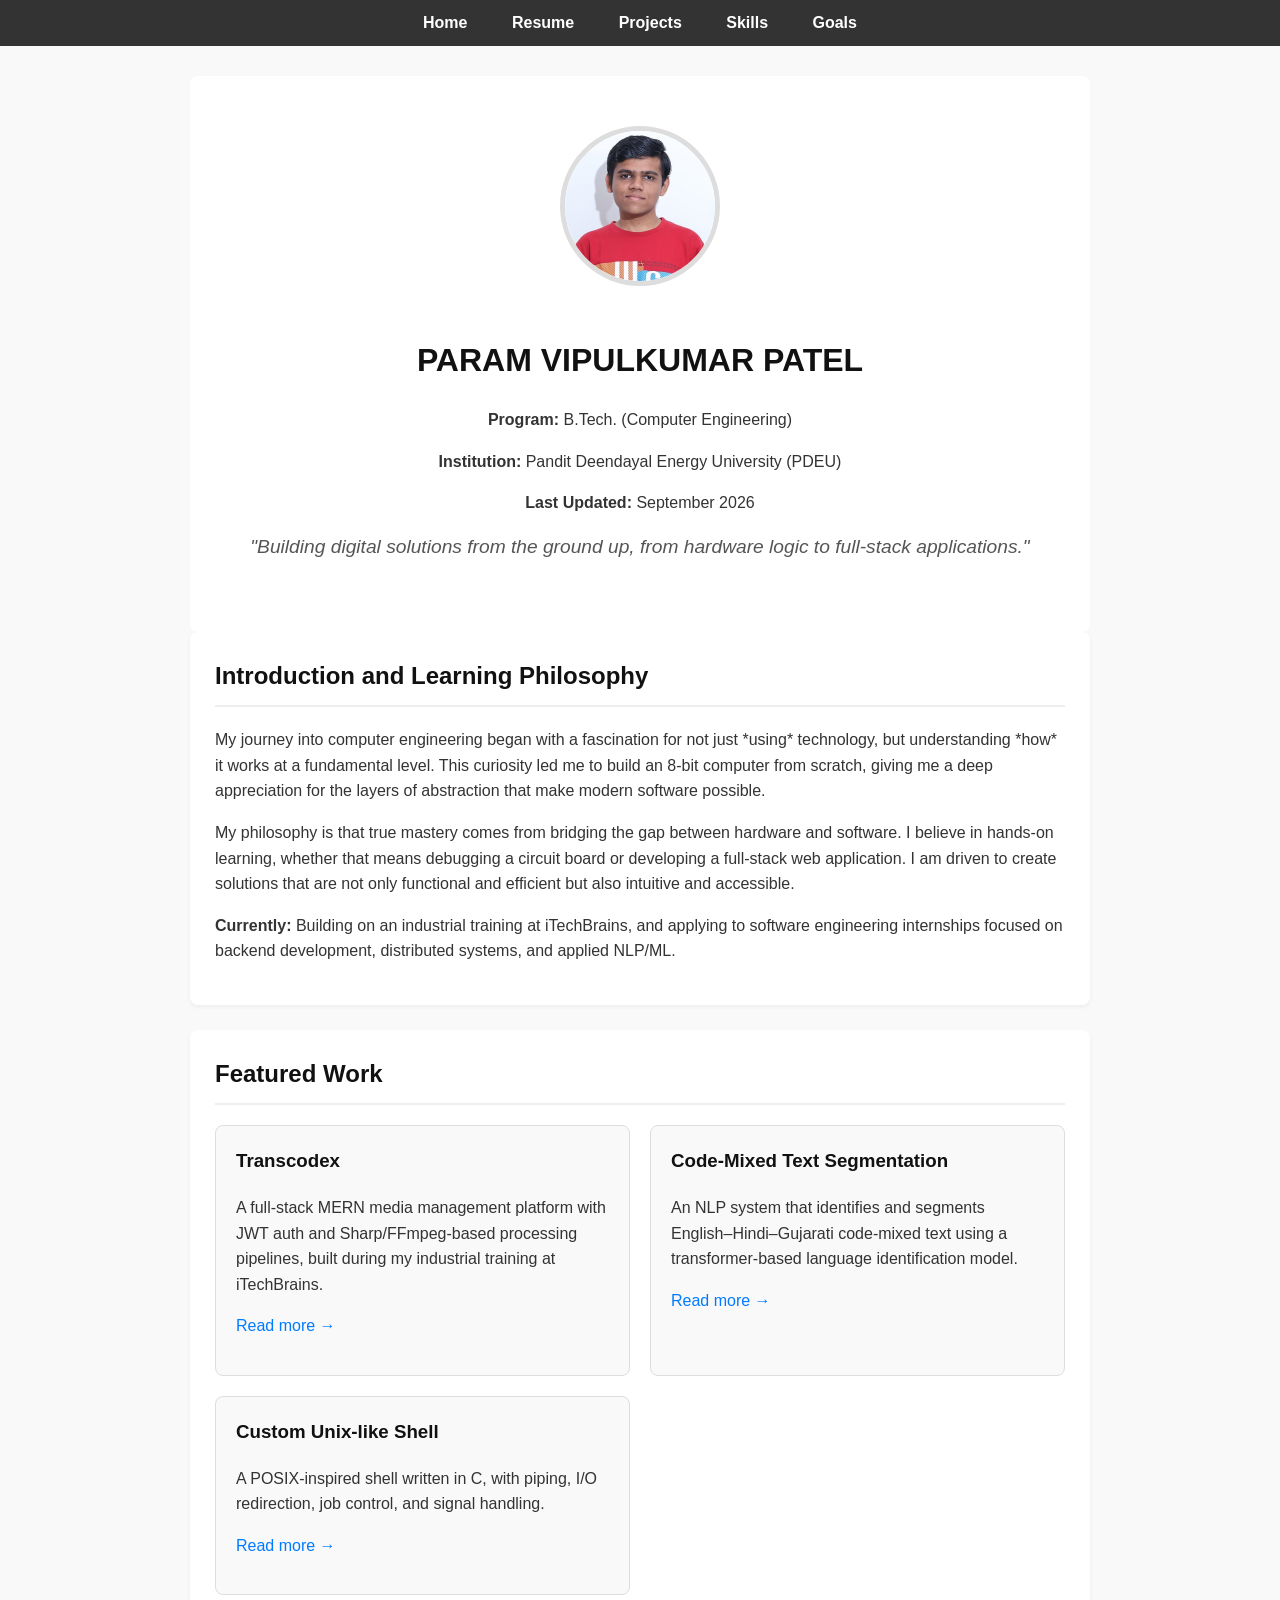
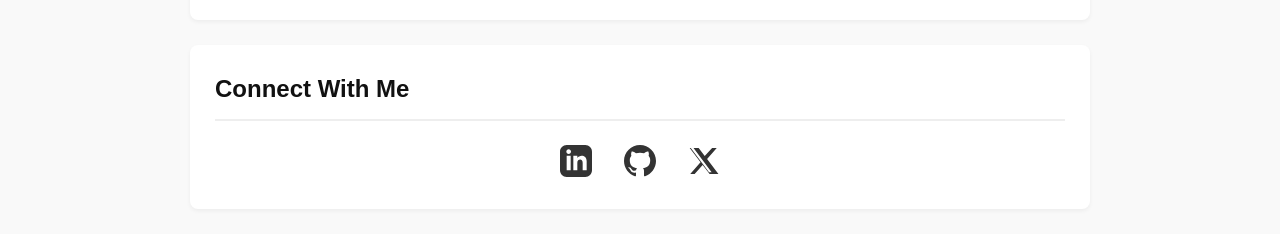
<file: index.html>
<!DOCTYPE html>
<html lang="en">
<head>
    <meta charset="UTF-8">
    <meta name="viewport" content="width=device-width, initial-scale-1.0">
    <title>Param Patel - Portfolio</title>
    <link rel="stylesheet" href="style.css">
</head>
<body>
    
    <nav>
        <ul>
            <li><a href="index.html">Home</a></li>
            <li><a href="resume.html">Resume</a></li>
            <li><a href="projects.html">Projects</a></li>
            <li><a href="skills.html">Skills</a></li>
            <li><a href="reflections.html">Goals</a></li>
        </ul>
    </nav>

    <div class="container">

        <header class="cover-header">
            
            <img src="./Param_Photo.jpg" alt="Param Patel" class="profile-photo">
            
            <h1>PARAM VIPULKUMAR PATEL</h1>
            <p><strong>Program:</strong> B.Tech. (Computer Engineering)</p>
            <p><strong>Institution:</strong> Pandit Deendayal Energy University (PDEU)</p>
            <p><strong>Last Updated:</strong> September 2026</p>
            <p class="tagline">
                "Building digital solutions from the ground up, from hardware logic to full-stack applications."
            </p>
        </header>

        <section class="page-section">
            <h2>Introduction and Learning Philosophy</h2>
            <p>My journey into computer engineering began with a fascination for not just *using* technology, but understanding *how* it works at a fundamental level. This curiosity led me to build an 8-bit computer from scratch, giving me a deep appreciation for the layers of abstraction that make modern software possible.</p>
            <p>My philosophy is that true mastery comes from bridging the gap between hardware and software. I believe in hands-on learning, whether that means debugging a circuit board or developing a full-stack web application. I am driven to create solutions that are not only functional and efficient but also intuitive and accessible.</p>
            <p><strong>Currently:</strong> Building on an industrial training at iTechBrains, and applying to software engineering internships focused on backend development, distributed systems, and applied NLP/ML.</p>
        </section>

        <section class="page-section">
            <h2>Featured Work</h2>
            <div class="card-container">
                <div class="card">
                    <h3>Transcodex</h3>
                    <p>A full-stack MERN media management platform with JWT auth and Sharp/FFmpeg-based processing pipelines, built during my industrial training at iTechBrains.</p>
                    <p><a href="projects.html#transcodex">Read more &rarr;</a></p>
                </div>
                <div class="card">
                    <h3>Code-Mixed Text Segmentation</h3>
                    <p>An NLP system that identifies and segments English–Hindi–Gujarati code-mixed text using a transformer-based language identification model.</p>
                    <p><a href="projects.html#code-mixed-nlp">Read more &rarr;</a></p>
                </div>
                <div class="card">
                    <h3>Custom Unix-like Shell</h3>
                    <p>A POSIX-inspired shell written in C, with piping, I/O redirection, job control, and signal handling.</p>
                    <p><a href="projects.html#custom-shell">Read more &rarr;</a></p>
                </div>
            </div>
        </section>

        <section class="page-section">
            <h2>Connect With Me</h2>
            <div class="socials-container">
                
                <a href="https://www.linkedin.com/in/param-patel-913148295/" class="social-link" target="_blank" aria-label="LinkedIn Profile">
                    <span class="visually-hidden">LinkedIn</span>
                    <svg xmlns="http://www.w3.org/2000/svg" width="24" height="24" viewBox="0 0 24 24"><path d="M19 0h-14c-2.761 0-5 2.239-5 5v14c0 2.761 2.239 5 5 5h14c2.762 0 5-2.239 5-5v-14c0-2.761-2.238-5-5-5zm-11 19h-3v-11h3v11zm-1.5-12.268c-.966 0-1.75-.79-1.75-1.764s.784-1.764 1.75-1.764 1.75.79 1.75 1.764-.783 1.764-1.75 1.764zm13.5 12.268h-3v-5.604c0-3.368-4-3.113-4 0v5.604h-3v-11h3v1.765c1.396-2.586 7-2.777 7 2.476v6.759z"/></svg>
                </a>
                
                <a href="https://github.com/PVP1414" class="social-link" target="_blank" aria-label="GitHub Profile">
                    <span class="visually-hidden">GitHub</span>
                    <svg xmlns="http://www.w3.org/2000/svg" width="24" height="24" viewBox="0 0 24 24"><path d="M12 0c-6.626 0-12 5.373-12 12 0 5.302 3.438 9.8 8.207 11.387.599.111.793-.261.793-.577v-2.234c-3.338.726-4.033-1.416-4.033-1.416-.546-1.387-1.333-1.756-1.333-1.756-1.089-.745.083-.729.083-.729 1.205.084 1.839 1.237 1.839 1.237 1.07 1.834 2.807 1.304 3.492.997.108-.775.418-1.305.762-1.604-2.665-.305-5.467-1.334-5.467-5.931 0-1.311.469-2.381 1.236-3.221-.124-.303-.535-1.524.117-3.176 0 0 1.008-.322 3.301 1.23.957-.266 1.983-.399 3.003-.404 1.02.005 2.047.138 3.006.404 2.291-1.552 3.297-1.23 3.297-1.23.653 1.653.242 2.874.118 3.176.77.84 1.235 1.91 1.235 3.221 0 4.609-2.807 5.624-5.479 5.921.43.372.823 1.102.823 2.222v3.293c0 .319.192.694.801.576 4.765-1.589 8.199-6.086 8.199-11.386 0-6.627-5.373-12-12-12z"/></svg>
                </a>

                <a href="https://x.com/pvp1732?s=08" class="social-link" target="_blank" aria-label="X.com (Twitter) Profile">
                    <span class="visually-hidden">X.com</span>
                    <svg xmlns="http://www.w3.org/2000/svg" width="24" height="24" viewBox="0 0 24 24"><path d="M18.244 2.25h3.308l-7.227 8.26 8.502 11.24h-6.617l-5.214-6.817-6.02 6.817h-3.308l7.731-8.777-8.129-10.723h6.723l4.554 6.03 5.518-6.03zm-2.474 18.25h1.969l-13.6-18.25h-2.068l13.699 18.25z"/></svg>
                </a>

            </div>
        </section>

    </div>

</body>
</html>
</file>
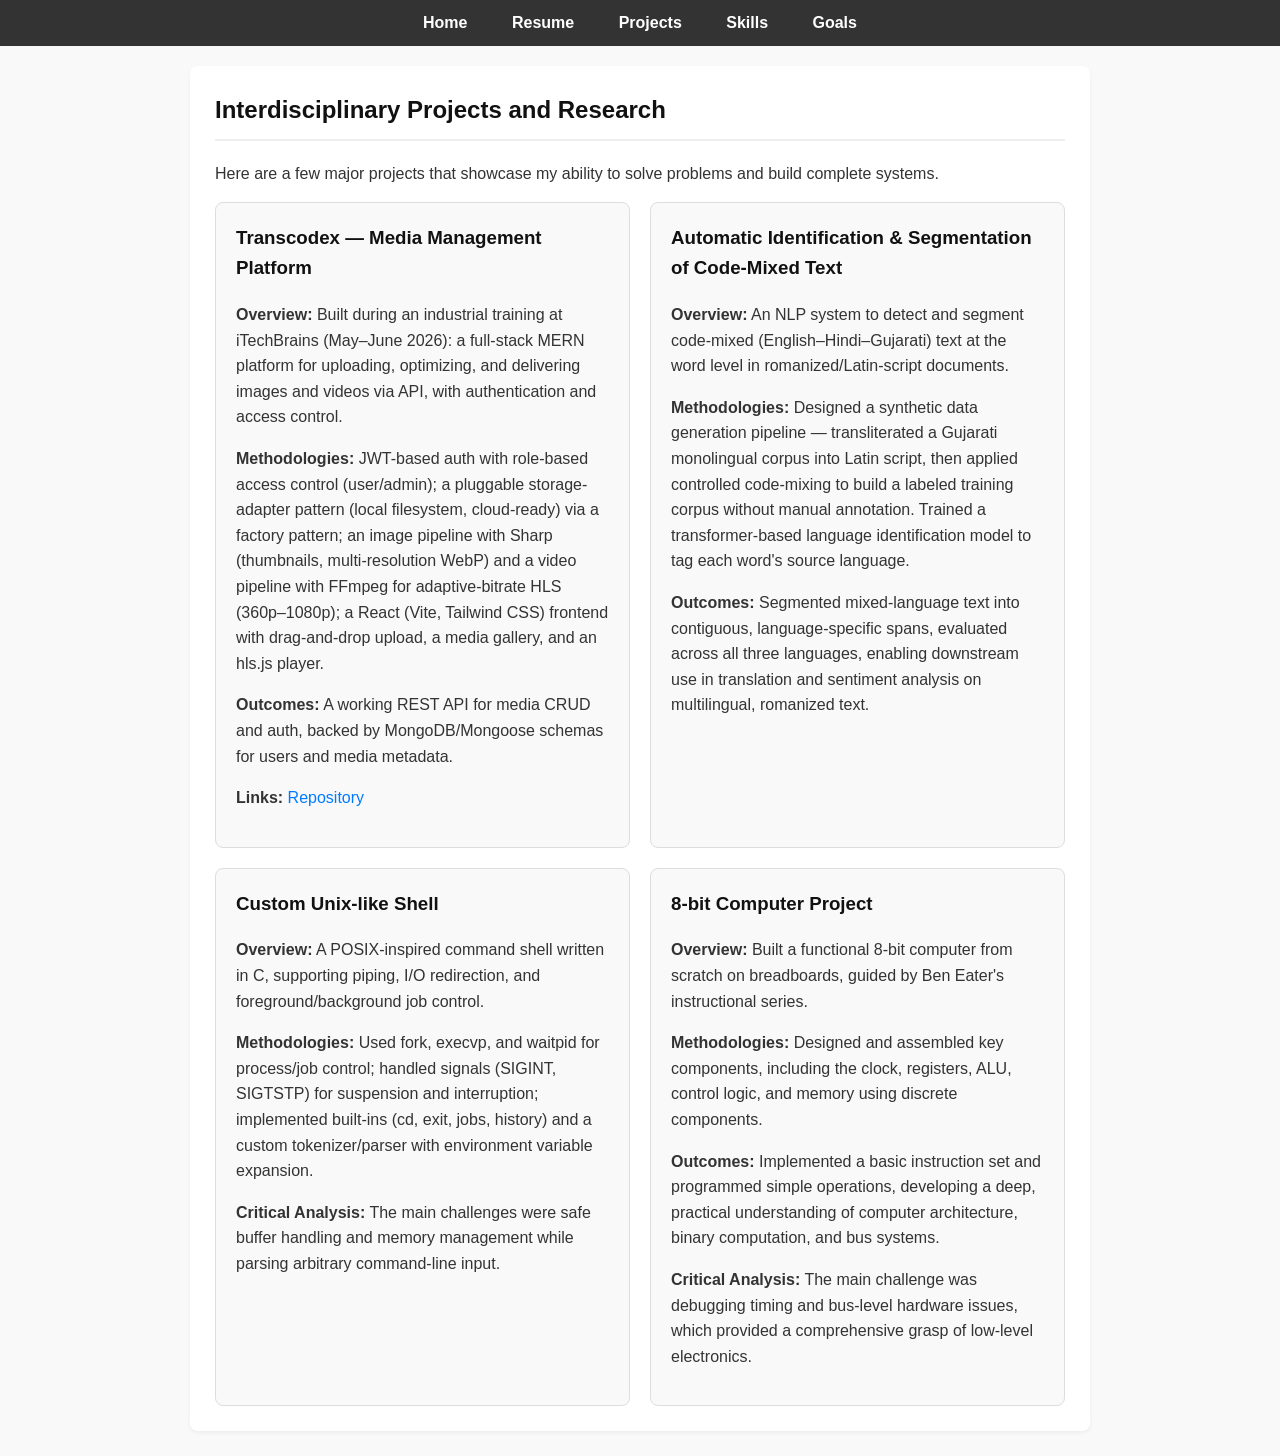
<file: projects.html>
<!DOCTYPE html>
<html lang="en">
<head>
    <meta charset="UTF-8">
    <meta name="viewport" content="width=device-width, initial-scale=1.0">
    <title>Projects - Param Patel</title>
    <link rel="stylesheet" href="style.css">
</head>
<body>
    
    <nav>
        <ul>
            <li><a href="index.html">Home</a></li>
            <li><a href="resume.html">Resume</a></li>
            <li><a href="projects.html">Projects</a></li>
            <li><a href="skills.html">Skills</a></li>
            <li><a href="reflections.html">Goals</a></li>
        </ul>
    </nav>

    <div class="container">
        
        <section class="page-section">
            <h2>Interdisciplinary Projects and Research</h2>
            <p>Here are a few major projects that showcase my ability to solve problems and build complete systems.</p>

            <div class="card-container">

                <div class="card" id="transcodex">
                    <h3>Transcodex — Media Management Platform</h3>
                    <p><strong>Overview:</strong> Built during an industrial training at iTechBrains (May–June 2026): a full-stack MERN platform for uploading, optimizing, and delivering images and videos via API, with authentication and access control.</p>
                    <p><strong>Methodologies:</strong> JWT-based auth with role-based access control (user/admin); a pluggable storage-adapter pattern (local filesystem, cloud-ready) via a factory pattern; an image pipeline with Sharp (thumbnails, multi-resolution WebP) and a video pipeline with FFmpeg for adaptive-bitrate HLS (360p–1080p); a React (Vite, Tailwind CSS) frontend with drag-and-drop upload, a media gallery, and an hls.js player.</p>
                    <p><strong>Outcomes:</strong> A working REST API for media CRUD and auth, backed by MongoDB/Mongoose schemas for users and media metadata.</p>
                    <p><strong>Links:</strong> <a href="https://github.com/PVP1414/Transcodex" target="_blank">Repository</a></p>
                </div>

                <div class="card" id="code-mixed-nlp">
                    <h3>Automatic Identification & Segmentation of Code-Mixed Text</h3>
                    <p><strong>Overview:</strong> An NLP system to detect and segment code-mixed (English–Hindi–Gujarati) text at the word level in romanized/Latin-script documents.</p>
                    <p><strong>Methodologies:</strong> Designed a synthetic data generation pipeline — transliterated a Gujarati monolingual corpus into Latin script, then applied controlled code-mixing to build a labeled training corpus without manual annotation. Trained a transformer-based language identification model to tag each word's source language.</p>
                    <p><strong>Outcomes:</strong> Segmented mixed-language text into contiguous, language-specific spans, evaluated across all three languages, enabling downstream use in translation and sentiment analysis on multilingual, romanized text.</p>
                </div>

                <div class="card" id="custom-shell">
                    <h3>Custom Unix-like Shell</h3>
                    <p><strong>Overview:</strong> A POSIX-inspired command shell written in C, supporting piping, I/O redirection, and foreground/background job control.</p>
                    <p><strong>Methodologies:</strong> Used fork, execvp, and waitpid for process/job control; handled signals (SIGINT, SIGTSTP) for suspension and interruption; implemented built-ins (cd, exit, jobs, history) and a custom tokenizer/parser with environment variable expansion.</p>
                    <p><strong>Critical Analysis:</strong> The main challenges were safe buffer handling and memory management while parsing arbitrary command-line input.</p>
                </div>

                <div class="card" id="eight-bit-computer">
                    <h3>8-bit Computer Project</h3>
                    <p><strong>Overview:</strong> Built a functional 8-bit computer from scratch on breadboards, guided by Ben Eater's instructional series.</p>
                    <p><strong>Methodologies:</strong> Designed and assembled key components, including the clock, registers, ALU, control logic, and memory using discrete components.</p>
                    <p><strong>Outcomes:</strong> Implemented a basic instruction set and programmed simple operations, developing a deep, practical understanding of computer architecture, binary computation, and bus systems.</p>
                    <p><strong>Critical Analysis:</strong> The main challenge was debugging timing and bus-level hardware issues, which provided a comprehensive grasp of low-level electronics.</p>
                </div>

            </div>
        </section>

    </div>

</body>
</html>
</file>
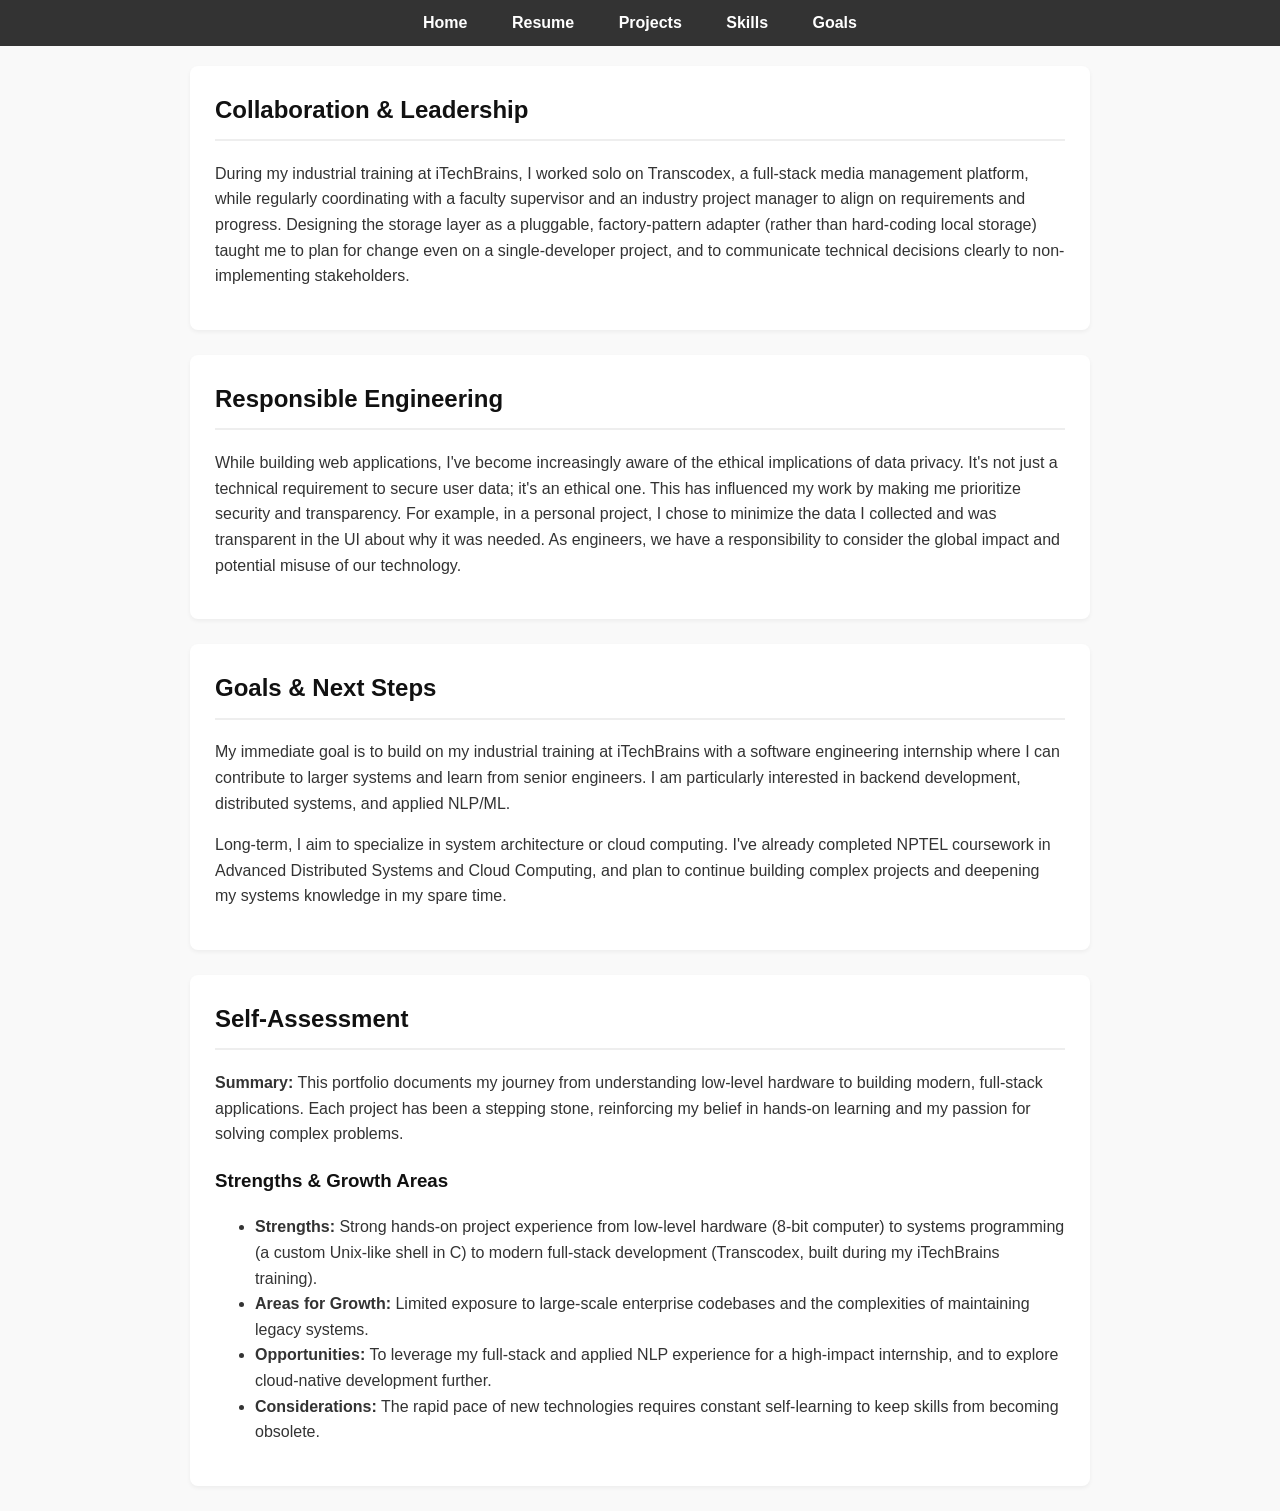
<file: reflections.html>
<!DOCTYPE html>
<html lang="en">
<head>
    <meta charset="UTF-8">
    <meta name="viewport" content="width=device-width, initial-scale=1.0">
    <title>Goals - Param Patel</title>
    <link rel="stylesheet" href="style.css">
</head>
<body>
    
    <nav>
        <ul>
            <li><a href="index.html">Home</a></li>
            <li><a href="resume.html">Resume</a></li>
            <li><a href="projects.html">Projects</a></li>
            <li><a href="skills.html">Skills</a></li>
            <li><a href="reflections.html">Goals</a></li>
        </ul>
    </nav>

    <div class="container">

        <section class="page-section">
            <h2>Collaboration & Leadership</h2>
            <p>During my industrial training at iTechBrains, I worked solo on Transcodex, a full-stack media management platform, while regularly coordinating with a faculty supervisor and an industry project manager to align on requirements and progress. Designing the storage layer as a pluggable, factory-pattern adapter (rather than hard-coding local storage) taught me to plan for change even on a single-developer project, and to communicate technical decisions clearly to non-implementing stakeholders.</p>
        </section>

        <section class="page-section">
            <h2>Responsible Engineering</h2>
            <p>While building web applications, I've become increasingly aware of the ethical implications of data privacy. It's not just a technical requirement to secure user data; it's an ethical one. This has influenced my work by making me prioritize security and transparency. For example, in a personal project, I chose to minimize the data I collected and was transparent in the UI about why it was needed. As engineers, we have a responsibility to consider the global impact and potential misuse of our technology.</p>
        </section>
        
        <section class="page-section">
            <h2>Goals & Next Steps</h2>
            <p>My immediate goal is to build on my industrial training at iTechBrains with a software engineering internship where I can contribute to larger systems and learn from senior engineers. I am particularly interested in backend development, distributed systems, and applied NLP/ML.</p>
            <p>Long-term, I aim to specialize in system architecture or cloud computing. I've already completed NPTEL coursework in Advanced Distributed Systems and Cloud Computing, and plan to continue building complex projects and deepening my systems knowledge in my spare time.</p>
        </section>

        <section class="page-section">
            <h2>Self-Assessment</h2>
            <p><strong>Summary:</strong> This portfolio documents my journey from understanding low-level hardware to building modern, full-stack applications. Each project has been a stepping stone, reinforcing my belief in hands-on learning and my passion for solving complex problems.</p>
            
            <h3>Strengths & Growth Areas</h3>
            <ul>
                <li><strong>Strengths:</strong> Strong hands-on project experience from low-level hardware (8-bit computer) to systems programming (a custom Unix-like shell in C) to modern full-stack development (Transcodex, built during my iTechBrains training).</li>
                <li><strong>Areas for Growth:</strong> Limited exposure to large-scale enterprise codebases and the complexities of maintaining legacy systems.</li>
                <li><strong>Opportunities:</strong> To leverage my full-stack and applied NLP experience for a high-impact internship, and to explore cloud-native development further.</li>
                <li><strong>Considerations:</strong> The rapid pace of new technologies requires constant self-learning to keep skills from becoming obsolete.</li>
            </ul>
        </section>

    </div>

</body>
</html>
</file>
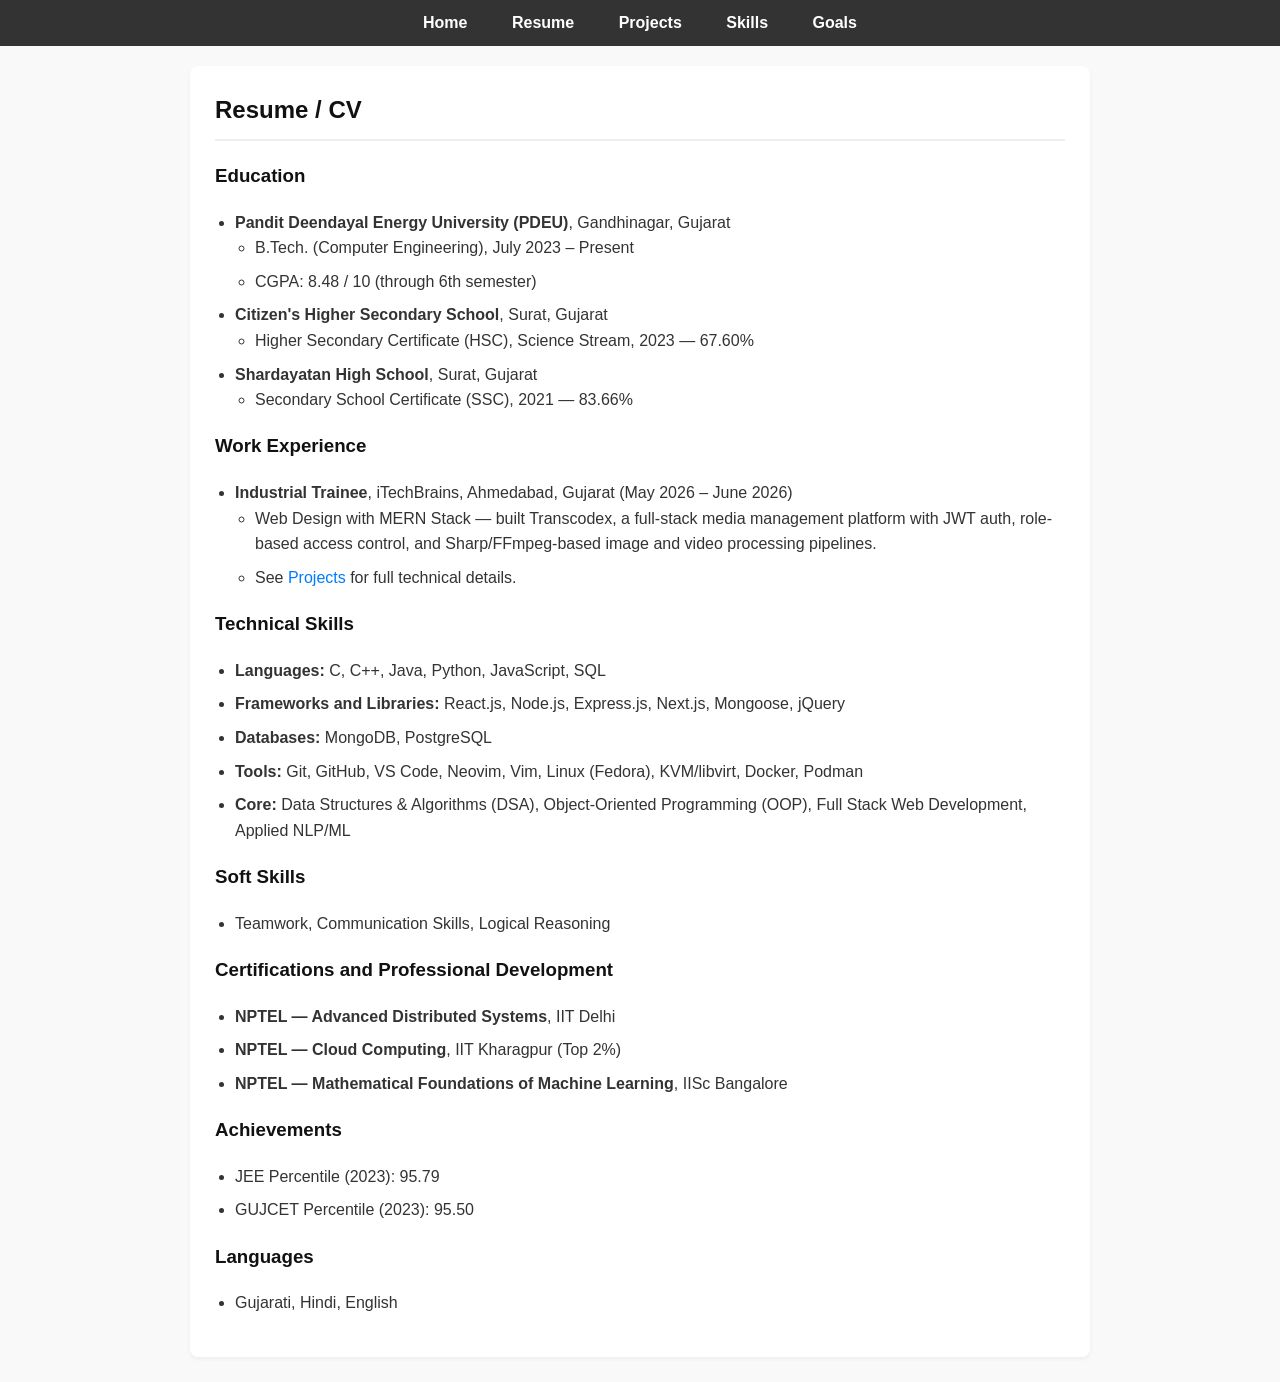
<file: resume.html>
<!DOCTYPE html>
<html lang="en">
<head>
    <meta charset="UTF-8">
    <meta name="viewport" content="width=device-width, initial-scale=1.0">
    <title>Resume - Param Patel</title>
    <link rel="stylesheet" href="style.css">
</head>
<body>
    
    <nav>
        <ul>
            <li><a href="index.html">Home</a></li>
            <li><a href="resume.html">Resume</a></li>
            <li><a href="projects.html">Projects</a></li>
            <li><a href="skills.html">Skills</a></li>
            <li><a href="reflections.html">Goals</a></li>
        </ul>
    </nav>

    <div class="container">
        
        <section class="page-section resume-section">
            <h2>Resume / CV</h2>
            
            <h3>Education</h3>
            <ul>
                <li><strong>Pandit Deendayal Energy University (PDEU)</strong>, Gandhinagar, Gujarat
                    <ul>
                        <li>B.Tech. (Computer Engineering), July 2023 – Present</li>
                        <li>CGPA: 8.48 / 10 (through 6th semester)</li>
                    </ul>
                </li>
                <li><strong>Citizen's Higher Secondary School</strong>, Surat, Gujarat
                    <ul>
                        <li>Higher Secondary Certificate (HSC), Science Stream, 2023 — 67.60%</li>
                    </ul>
                </li>
                <li><strong>Shardayatan High School</strong>, Surat, Gujarat
                    <ul>
                        <li>Secondary School Certificate (SSC), 2021 — 83.66%</li>
                    </ul>
                </li>
            </ul>

            <h3>Work Experience</h3>
            <ul>
                <li><strong>Industrial Trainee</strong>, iTechBrains, Ahmedabad, Gujarat (May 2026 – June 2026)
                    <ul>
                        <li>Web Design with MERN Stack — built Transcodex, a full-stack media management platform with JWT auth, role-based access control, and Sharp/FFmpeg-based image and video processing pipelines.</li>
                        <li>See <a href="projects.html#transcodex">Projects</a> for full technical details.</li>
                    </ul>
                </li>
            </ul>

            <h3>Technical Skills</h3>
            <ul>
                <li><strong>Languages:</strong> C, C++, Java, Python, JavaScript, SQL</li>
                <li><strong>Frameworks and Libraries:</strong> React.js, Node.js, Express.js, Next.js, Mongoose, jQuery</li>
                <li><strong>Databases:</strong> MongoDB, PostgreSQL</li>
                <li><strong>Tools:</strong> Git, GitHub, VS Code, Neovim, Vim, Linux (Fedora), KVM/libvirt, Docker, Podman</li>
                <li><strong>Core:</strong> Data Structures & Algorithms (DSA), Object-Oriented Programming (OOP), Full Stack Web Development, Applied NLP/ML</li>
            </ul>

            <h3>Soft Skills</h3>
            <ul>
                <li>Teamwork, Communication Skills, Logical Reasoning</li>
            </ul>
            
            <h3>Certifications and Professional Development</h3>
            <ul>
                <li><strong>NPTEL — Advanced Distributed Systems</strong>, IIT Delhi</li>
                <li><strong>NPTEL — Cloud Computing</strong>, IIT Kharagpur (Top 2%)</li>
                <li><strong>NPTEL — Mathematical Foundations of Machine Learning</strong>, IISc Bangalore</li>
            </ul>
            
            <h3>Achievements</h3>
            <ul>
                <li>JEE Percentile (2023): 95.79</li>
                <li>GUJCET Percentile (2023): 95.50</li>
            </ul>

            <h3>Languages</h3>
            <ul>
                <li>Gujarati, Hindi, English</li>
            </ul>

        </section>

    </div>

</body>
</html>
</file>
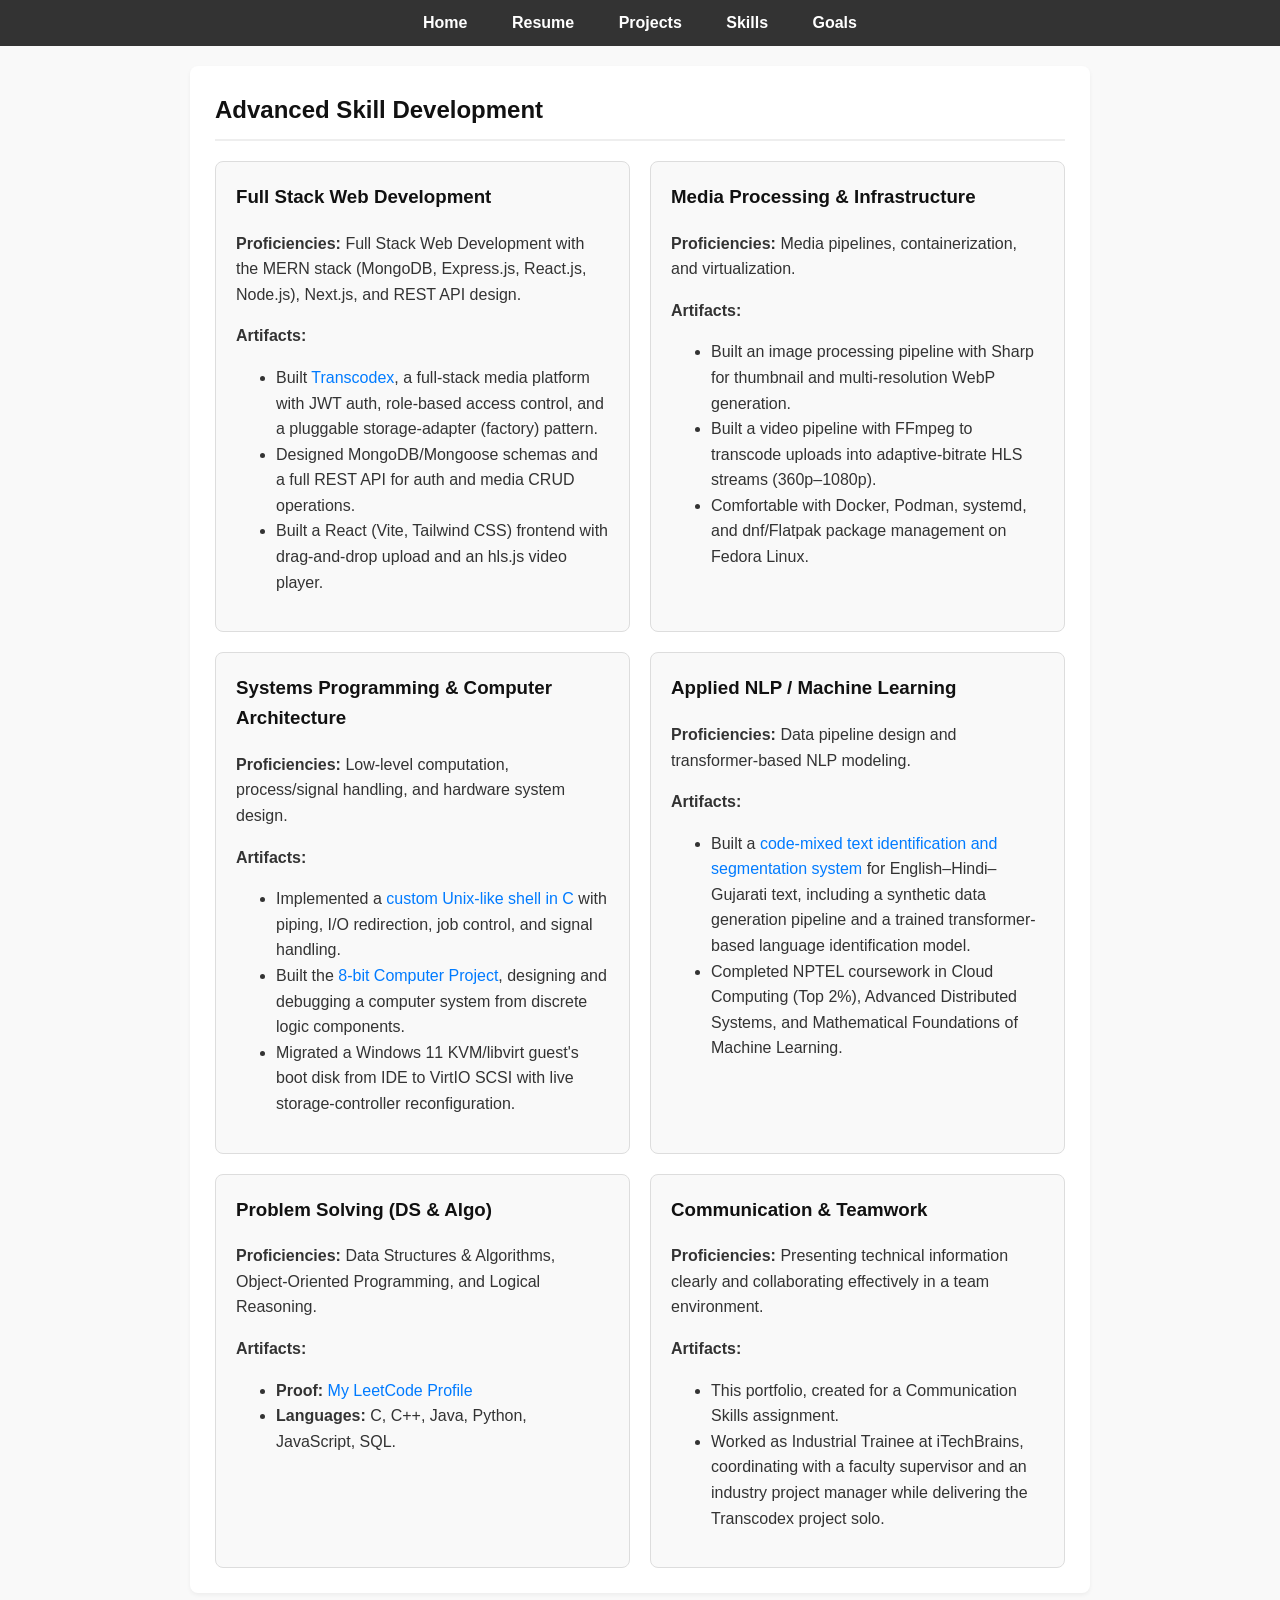
<file: skills.html>
<!DOCTYPE html>
<html lang="en">
<head>
    <meta charset="UTF-8">
    <meta name="viewport" content="width=device-width, initial-scale=1.0">
    <title>Skills - Param Patel</title>
    <link rel="stylesheet" href="style.css">
</head>
<body>
    
    <nav>
        <ul>
            <li><a href="index.html">Home</a></li>
            <li><a href="resume.html">Resume</a></li>
            <li><a href="projects.html">Projects</a></li>
            <li><a href="skills.html">Skills</a></li>
            <li><a href="reflections.html">Goals</a></li>
        </ul>
    </nav>

    <div class="container">
        
        <section class="page-section">
            <h2>Advanced Skill Development</h2>
            
            <div class="card-container">

                <div class="card">
                    <h3>Full Stack Web Development</h3>
                    <p><strong>Proficiencies:</strong> Full Stack Web Development with the MERN stack (MongoDB, Express.js, React.js, Node.js), Next.js, and REST API design.</p>
                    <p><strong>Artifacts:</strong>
                        <ul>
                            <li>Built <a href="projects.html">Transcodex</a>, a full-stack media platform with JWT auth, role-based access control, and a pluggable storage-adapter (factory) pattern.</li>
                            <li>Designed MongoDB/Mongoose schemas and a full REST API for auth and media CRUD operations.</li>
                            <li>Built a React (Vite, Tailwind CSS) frontend with drag-and-drop upload and an hls.js video player.</li>
                        </ul>
                    </p>
                </div>

                <div class="card">
                    <h3>Media Processing & Infrastructure</h3>
                    <p><strong>Proficiencies:</strong> Media pipelines, containerization, and virtualization.</p>
                    <p><strong>Artifacts:</strong>
                        <ul>
                            <li>Built an image processing pipeline with Sharp for thumbnail and multi-resolution WebP generation.</li>
                            <li>Built a video pipeline with FFmpeg to transcode uploads into adaptive-bitrate HLS streams (360p&ndash;1080p).</li>
                            <li>Comfortable with Docker, Podman, systemd, and dnf/Flatpak package management on Fedora Linux.</li>
                        </ul>
                    </p>
                </div>

                <div class="card">
                    <h3>Systems Programming & Computer Architecture</h3>
                    <p><strong>Proficiencies:</strong> Low-level computation, process/signal handling, and hardware system design.</p>
                    <p><strong>Artifacts:</strong>
                        <ul>
                            <li>Implemented a <a href="projects.html">custom Unix-like shell in C</a> with piping, I/O redirection, job control, and signal handling.</li>
                            <li>Built the <a href="projects.html">8-bit Computer Project</a>, designing and debugging a computer system from discrete logic components.</li>
                            <li>Migrated a Windows 11 KVM/libvirt guest's boot disk from IDE to VirtIO SCSI with live storage-controller reconfiguration.</li>
                        </ul>
                    </p>
                </div>

                <div class="card">
                    <h3>Applied NLP / Machine Learning</h3>
                    <p><strong>Proficiencies:</strong> Data pipeline design and transformer-based NLP modeling.</p>
                    <p><strong>Artifacts:</strong>
                        <ul>
                            <li>Built a <a href="projects.html">code-mixed text identification and segmentation system</a> for English&ndash;Hindi&ndash;Gujarati text, including a synthetic data generation pipeline and a trained transformer-based language identification model.</li>
                            <li>Completed NPTEL coursework in Cloud Computing (Top 2%), Advanced Distributed Systems, and Mathematical Foundations of Machine Learning.</li>
                        </ul>
                    </p>
                </div>

                <div class="card">
                    <h3>Problem Solving (DS & Algo)</h3>
                    <p><strong>Proficiencies:</strong> Data Structures & Algorithms, Object-Oriented Programming, and Logical Reasoning.</p>
                    <p><strong>Artifacts:</strong>
                        <ul>
                            <li><strong>Proof:</strong> <a href="https://leetcode.com/u/pvp2646/" target="_blank">My LeetCode Profile</a></li>
                            <li><strong>Languages:</strong> C, C++, Java, Python, JavaScript, SQL.</li>
                        </ul>
                    </p>
                </div>
                
                <div class="card">
                    <h3>Communication & Teamwork</h3>
                    <p><strong>Proficiencies:</strong> Presenting technical information clearly and collaborating effectively in a team environment.</p>
                    <p><strong>Artifacts:</strong>
                        <ul>
                            <li>This portfolio, created for a Communication Skills assignment.</li>
                            <li>Worked as Industrial Trainee at iTechBrains, coordinating with a faculty supervisor and an industry project manager while delivering the Transcodex project solo.</li>
                        </ul>
                    </p>
                </div>

            </div>
        </section>

    </div>

</body>
</html>
</file>
<file: style.css>
/* --- Global Styles --- */
body {
    font-family: -apple-system, BlinkMacSystemFont, "Segoe UI", Roboto, "Helvetica Neue", Arial, sans-serif;
    line-height: 1.6;
    background-color: #f9f9f9;
    color: #333;
    margin: 0;
    padding: 0;
}

.container {
    max-width: 900px;
    margin: 20px auto;
    padding: 0 20px;
}

h1, h2, h3, h4 {
    color: #111;
}

a {
    color: #007bff;
    text-decoration: none;
}

a:hover {
    text-decoration: underline;
}

/* --- Navigation Bar --- */
nav {
    background-color: #333;
    padding: 10px 0;
}

nav ul {
    list-style: none;
    padding: 0;
    margin: 0;
    text-align: center;
}

nav ul li {
    display: inline-block;
    margin: 0 15px;
}

nav ul li a {
    color: white;
    font-weight: bold;
    font-size: 16px;
    padding: 10px 5px;
}

nav ul li a:hover {
    color: #007bff;
    text-decoration: none;
}

/* --- Header (For Cover Page) --- */
.cover-header {
    text-align: center;
    padding: 50px 20px;
    background-color: #ffffff;
    border-radius: 8px;
    margin-top: 30px;
}

.cover-header img.profile-photo {
    width: 150px;
    height: 150px;
    border-radius: 50%;
    object-fit: cover;
    border: 5px solid #ddd;
    margin-bottom: 20px;
}

.cover-header .tagline {
    font-size: 1.2em;
    font-style: italic;
    color: #555;
    margin-top: 15px;
}

/* --- Generic Page Section --- */
.page-section {
    background-color: #ffffff;
    padding: 25px;
    margin-bottom: 25px;
    border-radius: 8px;
    box-shadow: 0 2px 4px rgba(0,0,0,0.05);
}

.page-section h2 {
    border-bottom: 2px solid #eee;
    padding-bottom: 10px;
    margin-top: 0;
}

/* --- Project & Skill Cards --- */
.card-container {
    display: grid;
    grid-template-columns: 1fr; /* Default to 1 column */
    gap: 20px;
}

/* On screens wider than 768px, switch to 2 columns */
@media (min-width: 768px) {
    .card-container {
        grid-template-columns: 1fr 1fr;
    }
}


.card {
    background-color: #f9f9f9;
    border: 1px solid #ddd;
    padding: 20px;
    border-radius: 8px;
}

.card h3 {
    margin-top: 0;
}

/* --- Resume Section --- */
.resume-section ul {
    padding-left: 20px;
}
.resume-section li {
    margin-bottom: 8px;
}

/* --- Testimonial --- */
blockquote {
    border-left: 5px solid #007bff;
    padding-left: 15px;
    font-style: italic;
    color: #555;
}

/* --- Code Snippet Styles --- */
.code-snippet {
    margin-top: 1.5rem;
}

.code-snippet h5 {
    font-size: 1rem;
    font-weight: 600;
    color: #007bff; /* Changed to main accent color */
    margin-bottom: 0.5rem;
}

pre {
    background-color: #f4f4f4; /* Lighter background */
    border: 1px solid #ddd;
    border-radius: 8px;
    padding: 1rem;
    overflow-x: auto; /* Allows horizontal scrolling if needed */
    font-family: 'Courier New', Courier, monospace;
    font-size: 0.85rem;
    white-space: pre-wrap; /* Wraps code to new line */
    word-wrap: break-word; /* Breaks long words */
}

code {
    font-family: 'Courier New', Courier, monospace;
    color: #333; /* Dark text for light background */
}

/* --- Visually Hidden Class (for Accessibility) --- */
.visually-hidden {
    position: absolute;
    width: 1px;
    height: 1px;
    margin: -1px;
    padding: 0;
    overflow: hidden;
    clip: rect(0, 0, 0, 0);
    border: 0;
}

/* --- Socials Section (Updated for simple, inline style) --- */
.socials-container {
    display: flex;
    flex-wrap: wrap; 
    gap: 2rem; /* More space */
    justify-content: center; 
    margin-top: 1.5rem;
}

.social-link {
    display: inline-block;
    color: #333; /* Default icon color (matches text) */
    text-decoration: none;
    transition: all 0.2s ease-in-out;
}

.social-link svg {
    width: 32px;  /* A good, clean size */
    height: 32px;
    fill: currentColor; /* Inherits the 'color' from the <a> tag */
}

.social-link:hover {
    color: #007bff; /* Accent color on hover */
    transform: translateY(-3px);
    text-decoration: none;
}
</file>
